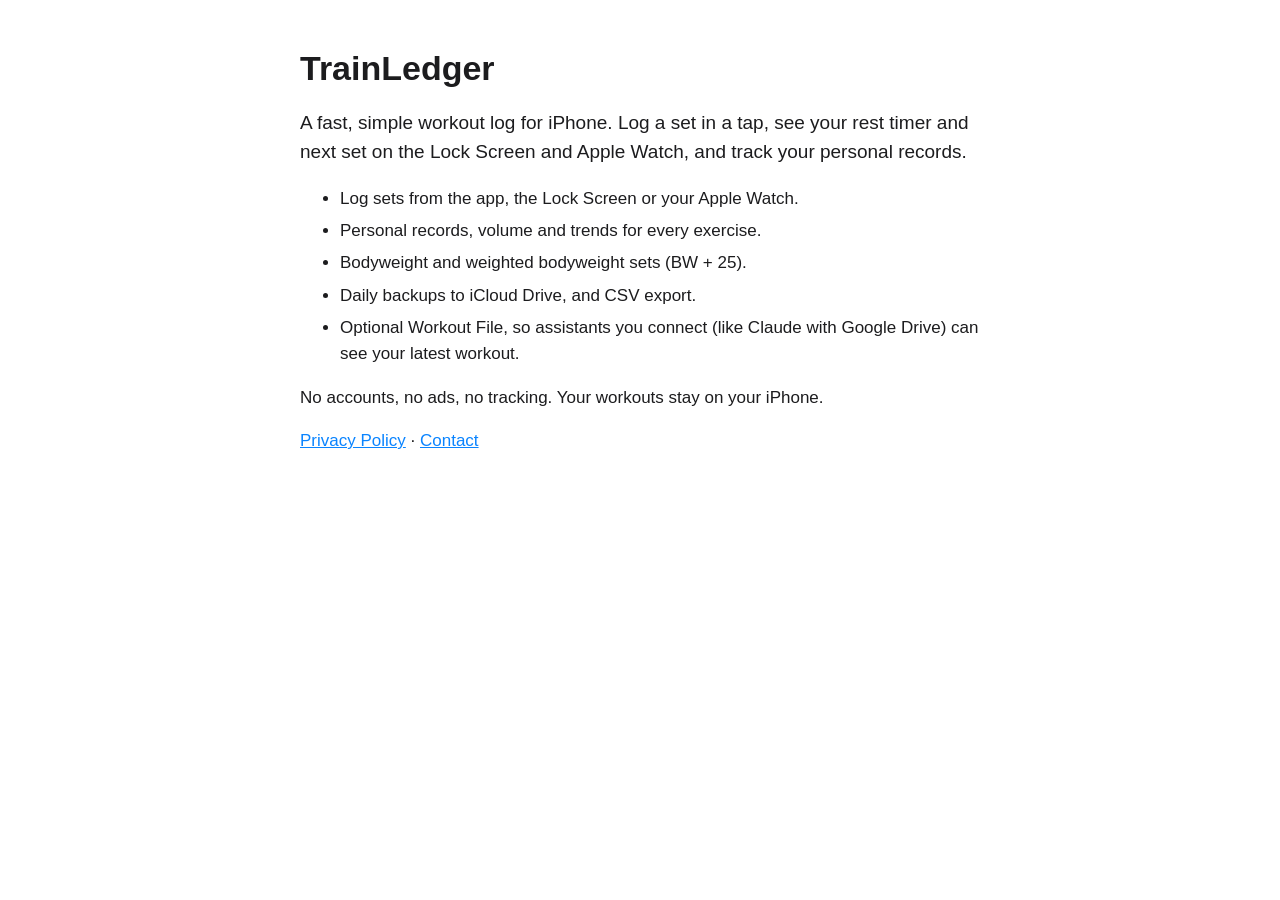
<file: index.html>
<!doctype html>
<html lang="en">
<head>
<meta charset="utf-8">
<meta name="viewport" content="width=device-width, initial-scale=1">
<title>TrainLedger</title>
<link rel="stylesheet" href="style.css">
</head>
<body>
<main>
<h1>TrainLedger</h1>
<p class="lead">A fast, simple workout log for iPhone. Log a set in a tap, see your rest timer and next set on the Lock Screen and Apple Watch, and track your personal records.</p>
<ul>
<li>Log sets from the app, the Lock Screen or your Apple Watch.</li>
<li>Personal records, volume and trends for every exercise.</li>
<li>Bodyweight and weighted bodyweight sets (BW + 25).</li>
<li>Daily backups to iCloud Drive, and CSV export.</li>
<li>Optional Workout File, so assistants you connect (like Claude with Google Drive) can see your latest workout.</li>
</ul>
<p>No accounts, no ads, no tracking. Your workouts stay on your iPhone.</p>
<p><a href="privacy.html">Privacy Policy</a> · <a href="mailto:avedrasay@gmail.com">Contact</a></p>
</main>
</body>
</html>
</file>
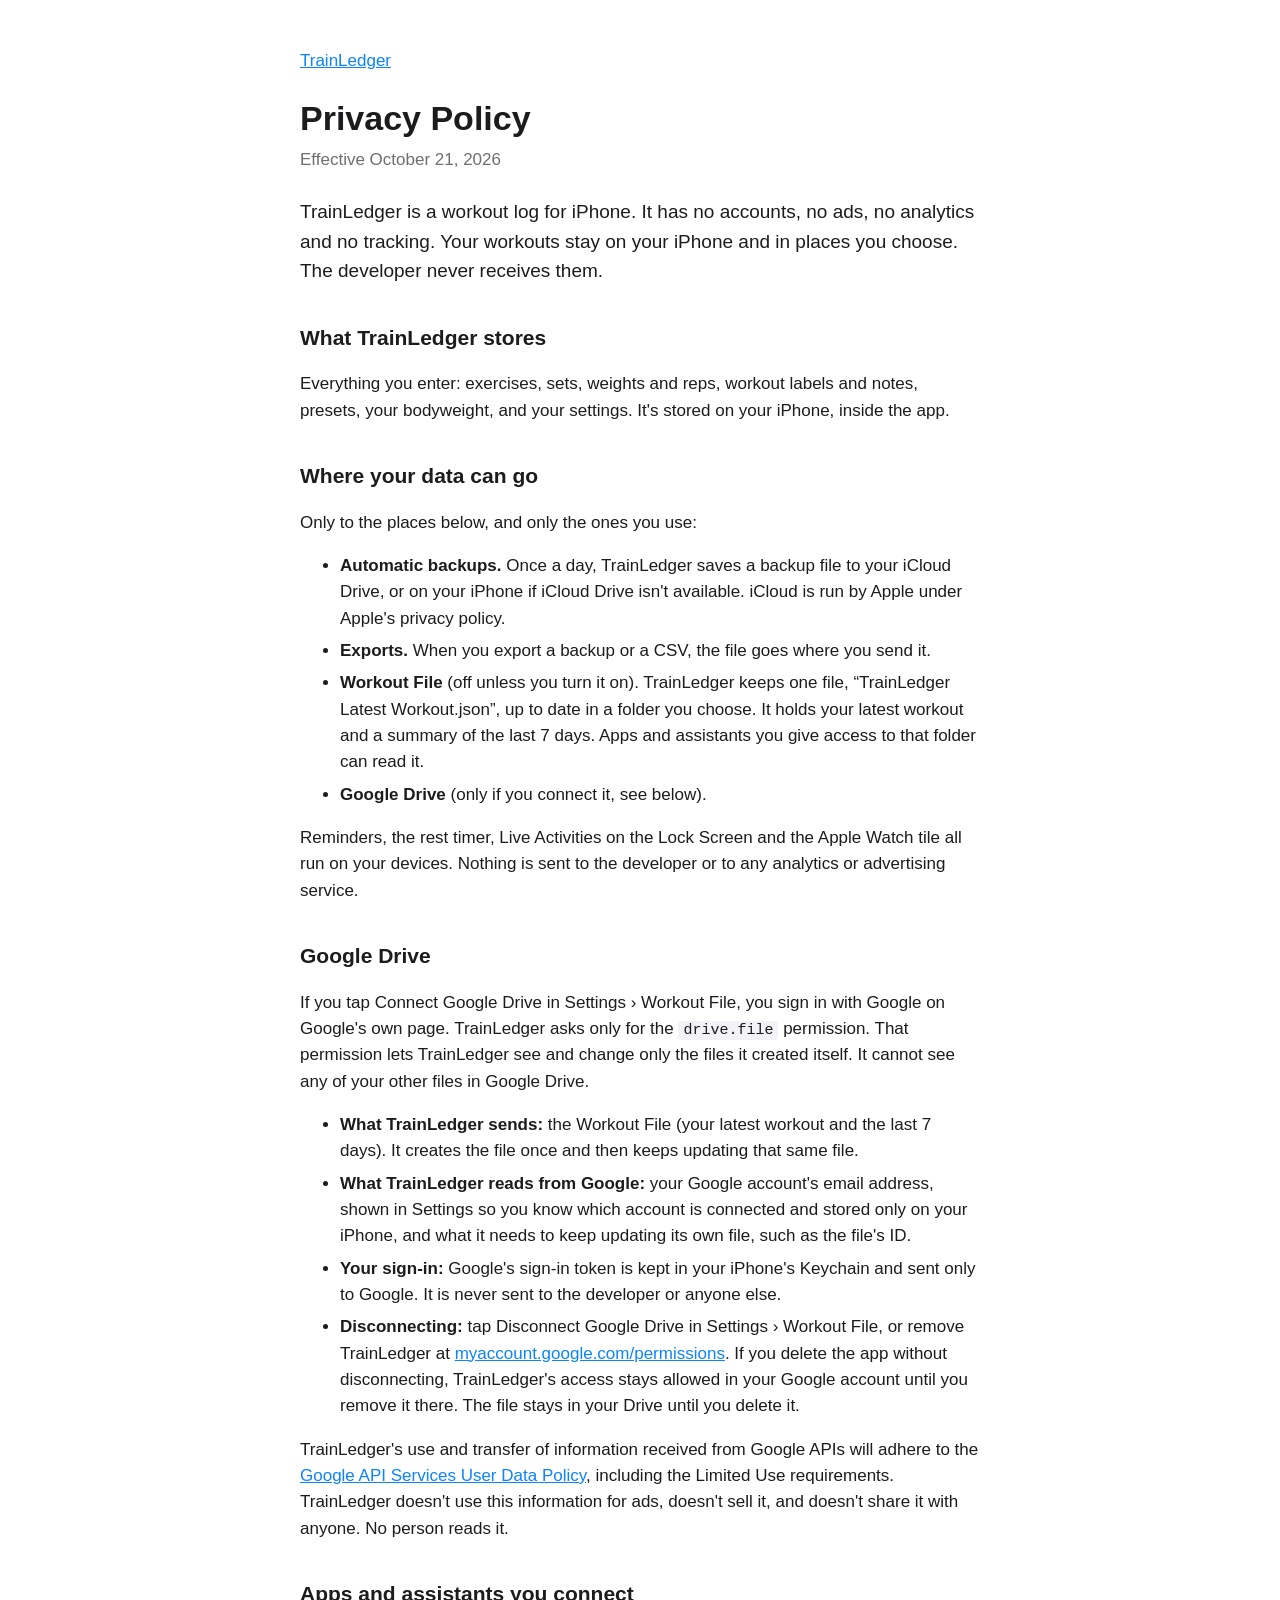
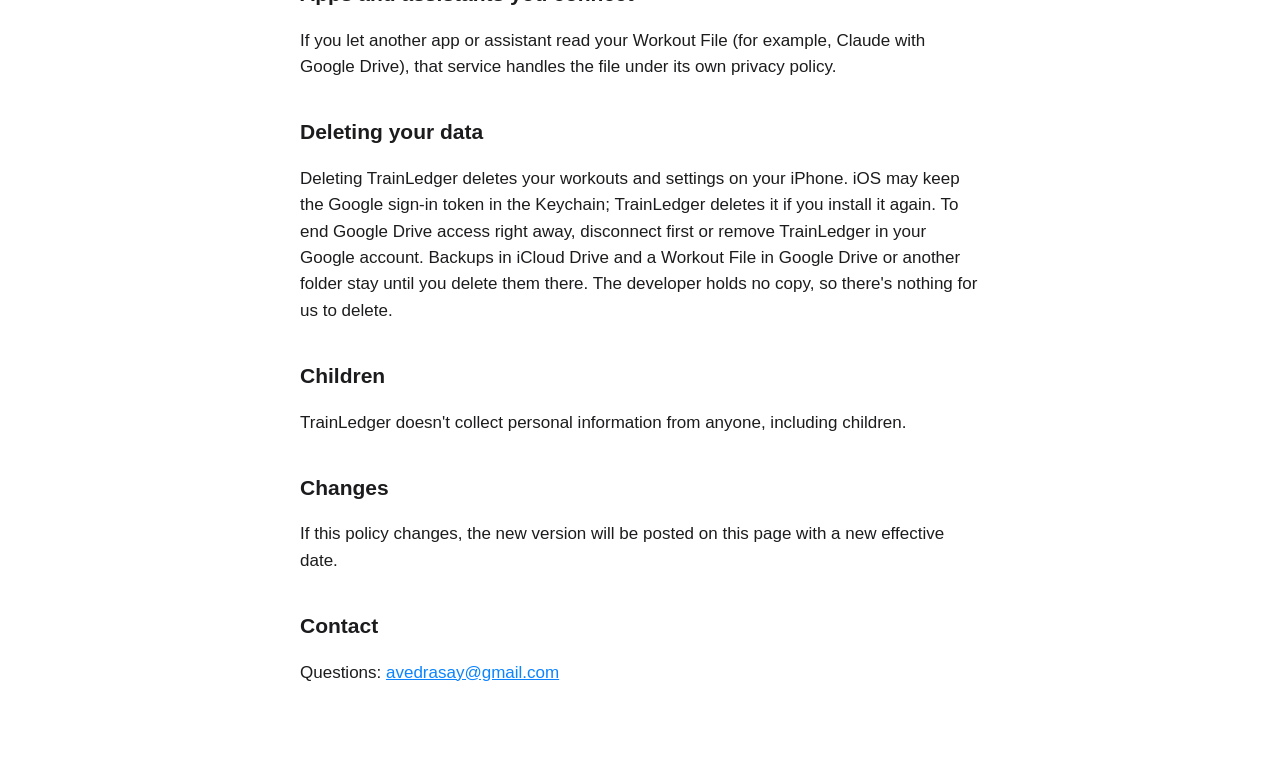
<file: privacy.html>
<!doctype html>
<html lang="en">
<head>
<meta charset="utf-8">
<meta name="viewport" content="width=device-width, initial-scale=1">
<title>TrainLedger Privacy Policy</title>
<link rel="stylesheet" href="style.css">
</head>
<body>
<main>
<p class="back"><a href="index.html">TrainLedger</a></p>
<h1>Privacy Policy</h1>
<p class="meta">Effective October 21, 2026</p>

<p class="lead">TrainLedger is a workout log for iPhone. It has no accounts, no ads, no analytics and no tracking. Your workouts stay on your iPhone and in places you choose. The developer never receives them.</p>

<h2>What TrainLedger stores</h2>
<p>Everything you enter: exercises, sets, weights and reps, workout labels and notes, presets, your bodyweight, and your settings. It's stored on your iPhone, inside the app.</p>

<h2>Where your data can go</h2>
<p>Only to the places below, and only the ones you use:</p>
<ul>
<li><strong>Automatic backups.</strong> Once a day, TrainLedger saves a backup file to your iCloud Drive, or on your iPhone if iCloud Drive isn't available. iCloud is run by Apple under Apple's privacy policy.</li>
<li><strong>Exports.</strong> When you export a backup or a CSV, the file goes where you send it.</li>
<li><strong>Workout File</strong> (off unless you turn it on). TrainLedger keeps one file, &ldquo;TrainLedger Latest Workout.json&rdquo;, up to date in a folder you choose. It holds your latest workout and a summary of the last 7 days. Apps and assistants you give access to that folder can read it.</li>
<li><strong>Google Drive</strong> (only if you connect it, see below).</li>
</ul>
<p>Reminders, the rest timer, Live Activities on the Lock Screen and the Apple Watch tile all run on your devices. Nothing is sent to the developer or to any analytics or advertising service.</p>

<h2>Google Drive</h2>
<p>If you tap Connect Google Drive in Settings › Workout File, you sign in with Google on Google's own page. TrainLedger asks only for the <code>drive.file</code> permission. That permission lets TrainLedger see and change only the files it created itself. It cannot see any of your other files in Google Drive.</p>
<ul>
<li><strong>What TrainLedger sends:</strong> the Workout File (your latest workout and the last 7 days). It creates the file once and then keeps updating that same file.</li>
<li><strong>What TrainLedger reads from Google:</strong> your Google account's email address, shown in Settings so you know which account is connected and stored only on your iPhone, and what it needs to keep updating its own file, such as the file's ID.</li>
<li><strong>Your sign-in:</strong> Google's sign-in token is kept in your iPhone's Keychain and sent only to Google. It is never sent to the developer or anyone else.</li>
<li><strong>Disconnecting:</strong> tap Disconnect Google Drive in Settings › Workout File, or remove TrainLedger at <a href="https://myaccount.google.com/permissions">myaccount.google.com/permissions</a>. If you delete the app without disconnecting, TrainLedger's access stays allowed in your Google account until you remove it there. The file stays in your Drive until you delete it.</li>
</ul>
<p>TrainLedger's use and transfer of information received from Google APIs will adhere to the <a href="https://developers.google.com/terms/api-services-user-data-policy">Google API Services User Data Policy</a>, including the Limited Use requirements. TrainLedger doesn't use this information for ads, doesn't sell it, and doesn't share it with anyone. No person reads it.</p>

<h2>Apps and assistants you connect</h2>
<p>If you let another app or assistant read your Workout File (for example, Claude with Google Drive), that service handles the file under its own privacy policy.</p>

<h2>Deleting your data</h2>
<p>Deleting TrainLedger deletes your workouts and settings on your iPhone. iOS may keep the Google sign-in token in the Keychain; TrainLedger deletes it if you install it again. To end Google Drive access right away, disconnect first or remove TrainLedger in your Google account. Backups in iCloud Drive and a Workout File in Google Drive or another folder stay until you delete them there. The developer holds no copy, so there's nothing for us to delete.</p>

<h2>Children</h2>
<p>TrainLedger doesn't collect personal information from anyone, including children.</p>

<h2>Changes</h2>
<p>If this policy changes, the new version will be posted on this page with a new effective date.</p>

<h2>Contact</h2>
<p>Questions: <a href="mailto:avedrasay@gmail.com">avedrasay@gmail.com</a></p>
</main>
</body>
</html>
</file>
<file: style.css>
:root { --bg: #ffffff; --text: #1c1c1e; --muted: #6e6e73; --accent: #0a84ff; --code: #f2f2f7; }
@media (prefers-color-scheme: dark) {
  :root { --bg: #000000; --text: #f2f2f7; --muted: #98989d; --accent: #409cff; --code: #1c1c1e; }
}
body { margin: 0; background: var(--bg); color: var(--text);
  font: 17px/1.55 -apple-system, BlinkMacSystemFont, "Segoe UI", Roboto, sans-serif; }
main { max-width: 680px; margin: 0 auto; padding: 48px 16px 64px; }
h1 { font-size: 34px; line-height: 1.2; margin: 0 0 8px; }
h2 { font-size: 21px; margin: 36px 0 8px; }
.lead { font-size: 19px; }
.meta, .back { color: var(--muted); margin: 0 0 24px; }
a { color: var(--accent); }
code { background: var(--code); padding: 1px 5px; border-radius: 4px; font-size: 15px; }
li { margin: 6px 0; }
</file>
